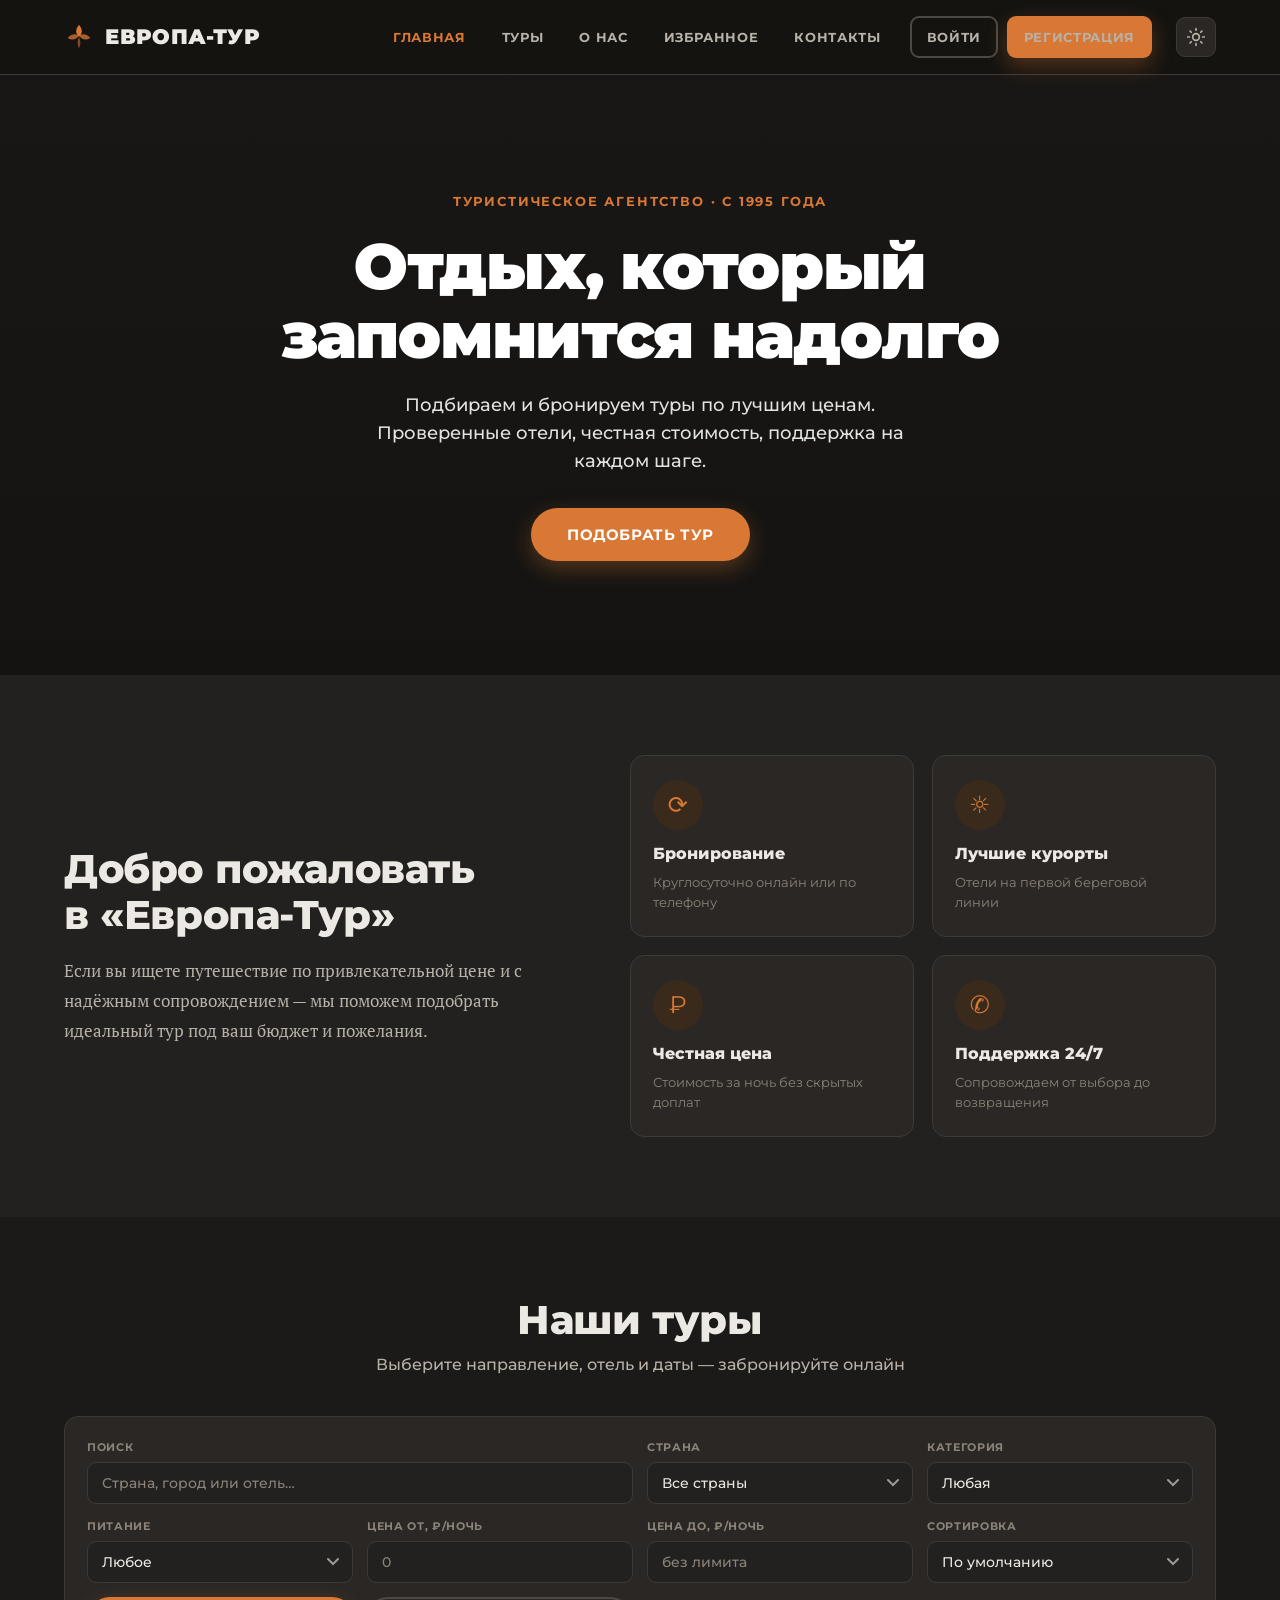
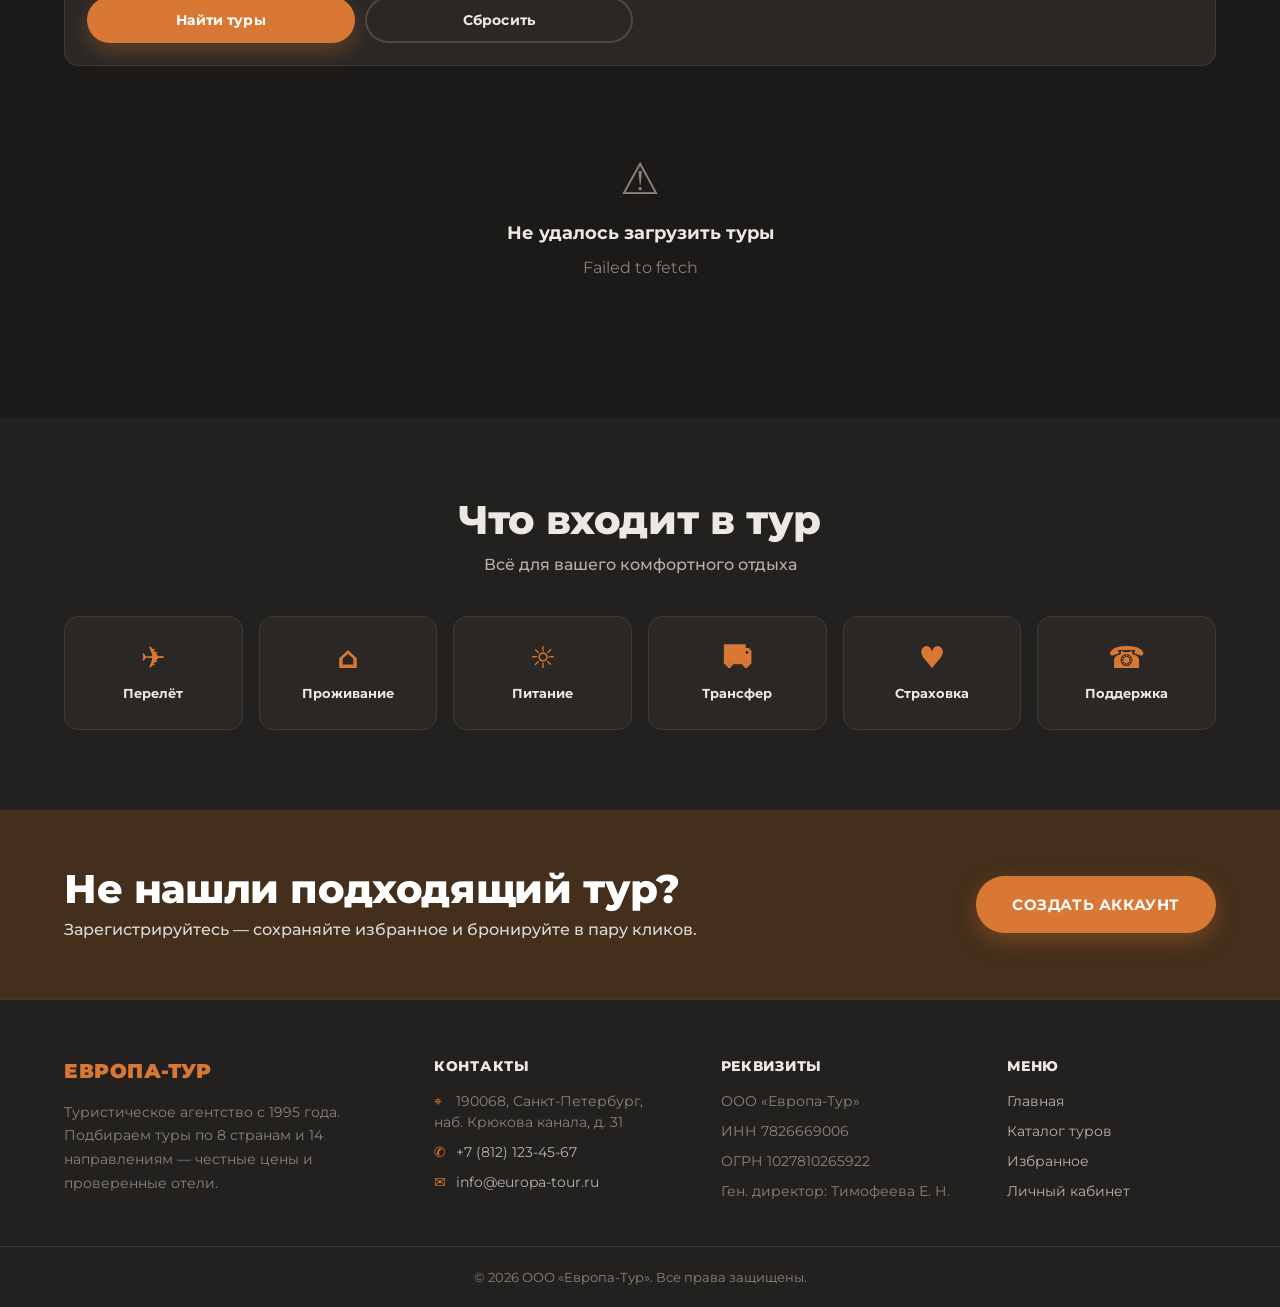
<file: frontend/index.html>
<!DOCTYPE html>
<html lang="ru" data-theme="dark">
<head>
  <meta charset="UTF-8">
  <meta name="viewport" content="width=device-width, initial-scale=1.0">
  <meta name="theme-color" content="#1c1a18">
  <title>Европа-Тур — туристическое агентство</title>
  <meta name="description" content="Подбор и онлайн-бронирование туров по лучшим ценам. Турагентство с 1995 года.">

  <link rel="icon" type="image/svg+xml" href="favicon.svg">
  <link rel="apple-touch-icon" href="favicon.svg">

  <link rel="preconnect" href="https://fonts.googleapis.com">
  <link rel="preconnect" href="https://fonts.gstatic.com" crossorigin>
  <link href="https://fonts.googleapis.com/css2?family=Montserrat:wght@500;600;700;800;900&family=PT+Serif:wght@400;700&display=swap" rel="stylesheet">

  <link rel="stylesheet" href="styles.css">

  <script>
    (function () {
      try {
        var t = localStorage.getItem('theme') || 'dark';
        document.documentElement.setAttribute('data-theme', t);
      } catch (e) {}
    })();
  </script>
</head>
<body>

<header class="topbar" id="topbar">
  <div class="container topbar-inner">
    <a href="#/" class="logo" aria-label="Европа-Тур, на главную">
      <span class="logo-mark" aria-hidden="true">
        <svg viewBox="0 0 32 32" width="30" height="30">
          <path d="M16 3c4 5 4 9 0 13-4-4-4-8 0-13z" fill="currentColor"/>
          <path d="M16 14c5-2 9-1 12 3-5 3-9 2-12-3z" fill="currentColor" opacity="0.75"/>
          <path d="M16 14c-5-2-9-1-12 3 5 3 9 2 12-3z" fill="currentColor" opacity="0.75"/>
          <path d="M16 16c2 4 2 8 0 12-2-4-2-8 0-12z" fill="currentColor" opacity="0.55"/>
        </svg>
      </span>
      <span class="logo-text">ЕВРОПА-ТУР</span>
    </a>

    <nav class="nav" id="nav">
      <a href="#/" data-link>Главная</a>
      <a href="#catalog" data-link data-scroll="catalog">Туры</a>
      <a href="#advantages" data-link data-scroll="advantages">О нас</a>
      <a href="#/favorites" data-link>Избранное</a>
      <a href="#contacts" data-link data-scroll="contacts">Контакты</a>
      <div class="nav-auth" id="auth-area"></div>
    </nav>

    <div class="topbar-actions">
      <button class="theme-toggle" id="theme-toggle" type="button"
              aria-label="Переключить тему" title="Светлая / тёмная тема">
        <svg class="icon-sun" viewBox="0 0 24 24" width="20" height="20" fill="none" stroke="currentColor" stroke-width="2" stroke-linecap="round">
          <circle cx="12" cy="12" r="4"/>
          <path d="M12 2v2M12 20v2M4.9 4.9l1.4 1.4M17.7 17.7l1.4 1.4M2 12h2M20 12h2M4.9 19.1l1.4-1.4M17.7 6.3l1.4-1.4"/>
        </svg>
        <svg class="icon-moon" viewBox="0 0 24 24" width="20" height="20" fill="none" stroke="currentColor" stroke-width="2" stroke-linecap="round" stroke-linejoin="round">
          <path d="M21 12.8A9 9 0 1 1 11.2 3 7 7 0 0 0 21 12.8z"/>
        </svg>
      </button>

      <button class="burger" id="burger" type="button" aria-label="Меню" aria-expanded="false">
        <span></span><span></span><span></span>
      </button>
    </div>
  </div>
</header>

<main id="app"></main>

<footer class="footer" id="contacts">
  <div class="container">
    <div class="footer-grid">
      <div class="footer-col">
        <div class="footer-logo">ЕВРОПА-ТУР</div>
        <p class="footer-about">
          Туристическое агентство с 1995 года. Подбираем туры по 8 странам
          и 14 направлениям — честные цены и проверенные отели.
        </p>
      </div>
      <div class="footer-col">
        <h4>Контакты</h4>
        <ul class="footer-list">
          <li><span class="fi">⌖</span> 190068, Санкт-Петербург,<br>наб. Крюкова канала, д. 31</li>
          <li><span class="fi">✆</span> <a href="tel:+78121234567">+7 (812) 123-45-67</a></li>
          <li><span class="fi">✉</span> <a href="mailto:info@europa-tour.ru">info@europa-tour.ru</a></li>
        </ul>
      </div>
      <div class="footer-col">
        <h4>Реквизиты</h4>
        <ul class="footer-list">
          <li>ООО «Европа-Тур»</li>
          <li>ИНН 7826669006</li>
          <li>ОГРН 1027810265922</li>
          <li>Ген. директор: Тимофеева Е. Н.</li>
        </ul>
      </div>
      <div class="footer-col">
        <h4>Меню</h4>
        <ul class="footer-list footer-nav">
          <li><a href="#/">Главная</a></li>
          <li><a href="#/" data-scroll="catalog">Каталог туров</a></li>
          <li><a href="#/favorites">Избранное</a></li>
          <li><a href="#/profile">Личный кабинет</a></li>
        </ul>
      </div>
    </div>
  </div>
  <div class="footer-bottom">
    <div class="container">© 2026 ООО «Европа-Тур». Все права защищены.</div>
  </div>
</footer>

<button class="to-top" id="to-top" aria-label="Наверх" title="Наверх">
  <svg viewBox="0 0 24 24" width="20" height="20" fill="none" stroke="currentColor" stroke-width="2.5" stroke-linecap="round" stroke-linejoin="round">
    <path d="M18 15l-6-6-6 6"/>
  </svg>
</button>

<div id="toast" class="toast" role="status" aria-live="polite"></div>

<!-- ================= Шаблон: главная / каталог ================= -->
<template id="tpl-catalog">
  <section class="hero">
    <div class="hero-bg"></div>
    <div class="hero-shade"></div>
    <div class="container hero-inner">
      <span class="hero-eyebrow">Туристическое агентство · с 1995 года</span>
      <h1 class="hero-title">Отдых, который<br>запомнится надолго</h1>
      <p class="hero-text">
        Подбираем и бронируем туры по лучшим ценам.
        Проверенные отели, честная стоимость, поддержка на каждом шаге.
      </p>
      <button type="button" class="btn btn-primary btn-lg" id="hero-cta">
        Подобрать тур
      </button>
    </div>
  </section>

  <section class="welcome">
    <div class="container welcome-inner">
      <div class="welcome-text">
        <h2 class="block-title">Добро пожаловать<br>в «Европа-Тур»</h2>
        <p>
          Если вы ищете путешествие по привлекательной цене и с надёжным
          сопровождением — мы поможем подобрать идеальный тур под ваш бюджет
          и пожелания.
        </p>
      </div>
      <div class="welcome-feats">
        <div class="feat">
          <span class="feat-ic">⟳</span>
          <h4>Бронирование</h4>
          <p>Круглосуточно онлайн или по телефону</p>
        </div>
        <div class="feat">
          <span class="feat-ic">☼</span>
          <h4>Лучшие курорты</h4>
          <p>Отели на первой береговой линии</p>
        </div>
        <div class="feat">
          <span class="feat-ic">₽</span>
          <h4>Честная цена</h4>
          <p>Стоимость за ночь без скрытых доплат</p>
        </div>
        <div class="feat">
          <span class="feat-ic">✆</span>
          <h4>Поддержка 24/7</h4>
          <p>Сопровождаем от выбора до возвращения</p>
        </div>
      </div>
    </div>
  </section>

  <section class="section section-destinations">
    <div class="container">
      <div class="block-head">
        <h2 class="block-title">Популярные направления</h2>
        <p class="block-sub">Куда чаще всего отправляются наши туристы</p>
      </div>
      <div class="destinations" id="destinations"></div>
    </div>
  </section>

  <section class="section section-catalog" id="catalog">
    <div class="container">
      <div class="block-head">
        <h2 class="block-title">Наши туры</h2>
        <p class="block-sub">Выберите направление, отель и даты — забронируйте онлайн</p>
      </div>

      <div class="filters" aria-label="Фильтры подбора туров">
        <div class="field field-search">
          <label for="f-query" class="field-label">Поиск</label>
          <input type="search" id="f-query" placeholder="Страна, город или отель…" autocomplete="off">
        </div>
        <div class="field">
          <label for="f-country" class="field-label">Страна</label>
          <select id="f-country"><option value="">Все страны</option></select>
        </div>
        <div class="field">
          <label for="f-stars" class="field-label">Категория</label>
          <select id="f-stars">
            <option value="">Любая</option>
            <option value="3">3 ★</option>
            <option value="4">4 ★</option>
            <option value="5">5 ★</option>
          </select>
        </div>
        <div class="field">
          <label for="f-board" class="field-label">Питание</label>
          <select id="f-board">
            <option value="">Любое</option>
            <option value="RO">Без питания</option>
            <option value="BB">Завтраки</option>
            <option value="HB">Полупансион</option>
            <option value="FB">Полный пансион</option>
            <option value="AI">Всё включено</option>
            <option value="UAI">Ультра всё вкл.</option>
          </select>
        </div>
        <div class="field">
          <label for="f-min" class="field-label">Цена от, ₽/ночь</label>
          <input type="text" inputmode="numeric" id="f-min" placeholder="0">
        </div>
        <div class="field">
          <label for="f-max" class="field-label">Цена до, ₽/ночь</label>
          <input type="text" inputmode="numeric" id="f-max" placeholder="без лимита">
        </div>
        <div class="field">
          <label for="f-sort" class="field-label">Сортировка</label>
          <select id="f-sort">
            <option value="">По умолчанию</option>
            <option value="price_asc">Сначала дешевле</option>
            <option value="price_desc">Сначала дороже</option>
            <option value="stars_desc">Сначала 5★</option>
          </select>
        </div>
        <div class="field field-actions">
          <button id="f-apply" class="btn btn-primary btn-block">Найти туры</button>
          <button id="f-reset" class="btn btn-ghost btn-block" type="button">Сбросить</button>
        </div>
      </div>

      <div id="result-count" class="result-count"></div>
      <div id="tour-grid" class="grid"></div>
    </div>
  </section>

  <section class="section section-amenities" id="advantages">
    <div class="container">
      <div class="block-head">
        <h2 class="block-title">Что входит в тур</h2>
        <p class="block-sub">Всё для вашего комфортного отдыха</p>
      </div>
      <div class="amenities">
        <div class="amenity"><span class="am-ic">✈</span><span>Перелёт</span></div>
        <div class="amenity"><span class="am-ic">⌂</span><span>Проживание</span></div>
        <div class="amenity"><span class="am-ic">☼</span><span>Питание</span></div>
        <div class="amenity"><span class="am-ic">⛟</span><span>Трансфер</span></div>
        <div class="amenity"><span class="am-ic">♥</span><span>Страховка</span></div>
        <div class="amenity"><span class="am-ic">☎</span><span>Поддержка</span></div>
      </div>
    </div>
  </section>

  <section class="cta-band">
    <div class="container cta-inner">
      <div>
        <h2 class="block-title">Не нашли подходящий тур?</h2>
        <p>Зарегистрируйтесь — сохраняйте избранное и бронируйте в пару кликов.</p>
      </div>
      <a href="#/register" class="btn btn-primary btn-lg" id="cta-register">Создать аккаунт</a>
    </div>
  </section>
</template>

<!-- ================= Шаблон: карточка тура ================= -->
<template id="tpl-tour">
  <div class="container page-pad">
    <a href="#/" class="back-link">← К каталогу</a>
    <article id="tour-detail" class="tour-detail"></article>
  </div>
</template>

<!-- ================= Шаблон: вход ================= -->
<template id="tpl-login">
  <div class="container page-pad">
    <section class="auth-form">
      <h2 class="auth-title">Вход в личный кабинет</h2>
      <form id="login-form" autocomplete="on">
        <label>Email
          <input type="email" name="email" required autocomplete="email">
        </label>
        <label>Пароль
          <input type="password" name="password" required minlength="6" autocomplete="current-password">
        </label>
        <p class="form-error" id="login-error" role="alert" hidden></p>
        <button class="btn btn-primary btn-block" type="submit">Войти</button>
      </form>
      <p class="auth-switch">Нет аккаунта? <a href="#/register">Зарегистрироваться</a></p>
    </section>
  </div>
</template>

<!-- ================= Шаблон: регистрация ================= -->
<template id="tpl-register">
  <div class="container page-pad">
    <section class="auth-form">
      <h2 class="auth-title">Регистрация</h2>
      <form id="register-form" autocomplete="on">
        <div class="form-row">
          <label>Имя
            <input type="text" name="first_name" required autocomplete="given-name">
          </label>
          <label>Фамилия
            <input type="text" name="last_name" autocomplete="family-name">
          </label>
        </div>
        <label>Email
          <input type="email" name="email" required autocomplete="email">
        </label>
        <label>Телефон
          <input type="tel" name="phone" placeholder="+7 (___) ___-__-__" autocomplete="tel">
        </label>
        <label>Пароль
          <input type="password" name="password" required minlength="6" autocomplete="new-password">
          <span class="field-hint">Минимум 6 символов</span>
        </label>
        <button class="btn btn-primary btn-block" type="submit">Создать аккаунт</button>
      </form>
      <p class="auth-switch">Уже есть аккаунт? <a href="#/login">Войти</a></p>
    </section>
  </div>
</template>

<!-- ================= Шаблон: личный кабинет ================= -->
<template id="tpl-profile">
  <div class="container page-pad">
    <section class="profile">
      <div class="block-head block-head-left">
        <h2 class="block-title">Личный кабинет</h2>
        <p class="block-sub">Ваши данные, бронирования и статистика</p>
      </div>

      <div class="profile-grid">
        <div class="profile-card" id="profile-info"></div>
        <div class="profile-card stats-card" id="profile-stats"></div>
      </div>

      <div class="profile-section">
        <div class="section-row">
          <h3 class="sub-title">Мои бронирования</h3>
          <a href="#/" class="btn btn-ghost btn-sm">Подобрать тур</a>
        </div>
        <div id="bookings-list" class="bookings-list"></div>
      </div>

      <div class="profile-section">
        <div class="section-row">
          <h3 class="sub-title">Избранные туры</h3>
          <a href="#/favorites" class="btn btn-ghost btn-sm">Все избранное</a>
        </div>
        <div id="profile-favs" class="grid"></div>
      </div>
    </section>
  </div>
</template>

<!-- ================= Шаблон: редактирование профиля ================= -->
<template id="tpl-profile-edit">
  <div class="container page-pad">
    <a href="#/profile" class="back-link">← В личный кабинет</a>
    <section class="auth-form auth-form-wide">
      <h2 class="auth-title">Редактировать данные</h2>
      <form id="profile-edit-form">
        <div class="form-row">
          <label>Имя
            <input type="text" name="first_name" required>
          </label>
          <label>Фамилия
            <input type="text" name="last_name">
          </label>
        </div>
        <label>Телефон
          <input type="tel" name="phone" placeholder="+7 (___) ___-__-__">
        </label>
        <label class="field-readonly">Email
          <input type="email" name="email" disabled>
          <span class="field-hint">Email менять нельзя — он используется для входа</span>
        </label>
        <button class="btn btn-primary btn-block" type="submit">Сохранить изменения</button>
      </form>

      <div class="form-divider"></div>

      <h3 class="sub-title">Безопасность</h3>
      <form id="password-form">
        <label>Текущий пароль
          <div class="pwd-field">
            <input type="password" name="old_password" required minlength="6" autocomplete="current-password">
            <button type="button" class="pwd-eye" aria-label="Показать пароль" data-eye>
              <svg class="eye-open" viewBox="0 0 24 24" width="20" height="20" fill="none" stroke="currentColor" stroke-width="2" stroke-linecap="round" stroke-linejoin="round">
                <path d="M2 12s3.5-7 10-7 10 7 10 7-3.5 7-10 7-10-7-10-7z"/>
                <circle cx="12" cy="12" r="3"/>
              </svg>
              <svg class="eye-off" viewBox="0 0 24 24" width="20" height="20" fill="none" stroke="currentColor" stroke-width="2" stroke-linecap="round" stroke-linejoin="round">
                <path d="M9.9 4.2A10.9 10.9 0 0 1 12 4c6.5 0 10 8 10 8a18.4 18.4 0 0 1-2.2 3.2M6.6 6.6A18.4 18.4 0 0 0 2 12s3.5 8 10 8a10.9 10.9 0 0 0 5.4-1.4M3 3l18 18M9.9 9.9a3 3 0 0 0 4.2 4.2"/>
              </svg>
            </button>
          </div>
        </label>
        <label>Новый пароль
          <div class="pwd-field">
            <input type="password" name="new_password" required minlength="6" autocomplete="new-password">
            <button type="button" class="pwd-eye" aria-label="Показать пароль" data-eye>
              <svg class="eye-open" viewBox="0 0 24 24" width="20" height="20" fill="none" stroke="currentColor" stroke-width="2" stroke-linecap="round" stroke-linejoin="round">
                <path d="M2 12s3.5-7 10-7 10 7 10 7-3.5 7-10 7-10-7-10-7z"/>
                <circle cx="12" cy="12" r="3"/>
              </svg>
              <svg class="eye-off" viewBox="0 0 24 24" width="20" height="20" fill="none" stroke="currentColor" stroke-width="2" stroke-linecap="round" stroke-linejoin="round">
                <path d="M9.9 4.2A10.9 10.9 0 0 1 12 4c6.5 0 10 8 10 8a18.4 18.4 0 0 1-2.2 3.2M6.6 6.6A18.4 18.4 0 0 0 2 12s3.5 8 10 8a10.9 10.9 0 0 0 5.4-1.4M3 3l18 18M9.9 9.9a3 3 0 0 0 4.2 4.2"/>
              </svg>
            </button>
          </div>
        </label>
        <button class="btn btn-outline btn-block" type="submit">Сменить пароль</button>
      </form>
    </section>
  </div>
</template>

<!-- ================= Шаблон: избранное ================= -->
<template id="tpl-favorites">
  <div class="container page-pad">
    <section>
      <div class="block-head block-head-left">
        <h2 class="block-title">Избранные туры</h2>
        <p class="block-sub">Туры, которые вы сохранили</p>
      </div>
      <div id="fav-grid" class="grid"></div>
    </section>
  </div>
</template>

<!-- ================= Шаблон: бронирование ================= -->
<template id="tpl-booking">
  <div class="container page-pad">
    <a href="#" id="bk-back" class="back-link">← Назад</a>
    <section class="auth-form booking-form-wrap">
      <h2 class="auth-title">Бронирование тура</h2>
      <div id="bk-tour-info" class="bk-tour-info"></div>
      <form id="booking-form">
        <div class="form-row">
          <label>Дата заезда
            <input type="date" name="check_in" required>
          </label>
          <label>Количество ночей
            <input type="number" name="nights" required min="1" max="30" value="7">
          </label>
        </div>
        <div class="form-row">
          <label>Взрослые
            <input type="number" name="adults" required min="1" max="6" value="2">
          </label>
          <label>Дети
            <input type="number" name="children" required min="0" max="5" value="0">
          </label>
        </div>
        <div class="total" id="bk-total"></div>
        <button class="btn btn-primary btn-block" type="submit">Забронировать</button>
      </form>
    </section>
  </div>
</template>

<!-- ================= Шаблон: оплата ================= -->
<template id="tpl-payment">
  <div class="container page-pad">
    <a href="#/profile" class="back-link">← В личный кабинет</a>
    <section class="auth-form pay-box">
      <h2 class="auth-title">Оплата бронирования</h2>
      <div id="pay-summary" class="pay-summary"></div>

      <div class="pay-note">
        Это демонстрационная оплата. Реальные платёжные данные вводить не нужно —
        нажмите «Оплатить», чтобы сменить статус брони на «Оплачен».
      </div>

      <div class="pay-methods">
        <button class="pay-method is-active" data-method="card" type="button">
          <span class="pay-method-icon">💳</span> Банковская карта
        </button>
        <button class="pay-method" data-method="sbp" type="button">
          <span class="pay-method-icon">⚡</span> СБП
        </button>
      </div>

      <button id="pay-confirm" class="btn btn-primary btn-block btn-lg">Оплатить</button>
    </section>
  </div>
</template>

<!--
  Если backend размещён на ОТДЕЛЬНОМ домене, раскомментируйте строку ниже.
  Если сайт и backend на одном домене — ничего менять не нужно.
-->
<!-- <script>window.API_BASE = "https://api.example.com";</script> -->
<script src="app.js"></script>
</body>
</html>
</file>
<file: frontend/styles.css>
/* ============================================================
   Европа-Тур — оформление сайта
   Стиль: тёплый тёмный отельный, оранжевый акцент
   ============================================================ */

/* ---------- Тёмная тема (основная) ---------- */
:root,
:root[data-theme="dark"] {
  --bg:            #1c1a18;
  --bg-2:          #232120;
  --surface:       #2a2725;
  --surface-2:     #322e2b;
  --surface-hi:    #3a3531;

  --text:          #ece8e3;
  --text-soft:     #b8b1a8;
  --text-muted:    #8b8379;

  --accent:        #d97834;
  --accent-hi:     #e8accb;
  --accent-soft:   #3a2a1c;
  --accent-deep:   #b35f24;

  --border:        #3d3a36;
  --border-hi:     #4d4843;

  --header-bg:     rgba(20,19,17,.96);
  --hero-shade:    linear-gradient(180deg, rgba(20,19,17,.45) 0%, rgba(20,19,17,.72) 60%, rgba(20,19,17,.96) 100%);
  --band-bg:       #432f1c;

  --ok-bg:#1e3a26; --ok-fg:#74d99a;
  --warn-bg:#3d2f12; --warn-fg:#e6b550;
  --info-bg:#33291c; --info-fg:#e0a060;
  --err-bg:#3d1f1c; --err-fg:#e88c7a;

  --shadow-sm: 0 2px 8px rgba(0,0,0,.35);
  --shadow-md: 0 10px 30px rgba(0,0,0,.45);
  --shadow-lg: 0 24px 60px rgba(0,0,0,.6);

  --radius:    14px;
  --radius-sm: 9px;
  --radius-pill: 999px;
  --ring: 0 0 0 3px rgba(217,120,52,.32);
}

/* ---------- Светлая тема ---------- */
:root[data-theme="light"] {
  --bg:            #f4efe8;
  --bg-2:          #ffffff;
  --surface:       #ffffff;
  --surface-2:     #f6f1ea;
  --surface-hi:    #ede6dc;

  --text:          #211d1a;
  --text-soft:     #4f4840;
  --text-muted:    #847b70;

  --accent:        #cf6a26;
  --accent-hi:     #b4571c;
  --accent-soft:   #fbeadd;
  --accent-deep:   #b35920;

  --border:        #ddd3c6;
  --border-hi:     #c8bbab;

  --header-bg:     rgba(255,255,255,.97);
  --hero-shade:    linear-gradient(180deg, rgba(28,24,20,.30) 0%, rgba(28,24,20,.45) 60%, rgba(244,239,232,.96) 100%);
  --band-bg:       #6b4324;

  --ok-bg:#dff3e6; --ok-fg:#1d8045;
  --warn-bg:#fbeecb; --warn-fg:#a4710c;
  --info-bg:#fbeadd; --info-fg:#b35920;
  --err-bg:#fae0db; --err-fg:#bc3a26;

  --shadow-sm: 0 2px 8px rgba(40,30,20,.10);
  --shadow-md: 0 10px 30px rgba(40,30,20,.14);
  --shadow-lg: 0 24px 60px rgba(40,30,20,.20);
}

/* ---------- База ---------- */
* { box-sizing: border-box; margin: 0; padding: 0; }

html { scroll-behavior: smooth; }

body {
  font-family: 'Montserrat', system-ui, -apple-system, sans-serif;
  background: var(--bg);
  color: var(--text);
  line-height: 1.55;
  -webkit-font-smoothing: antialiased;
  display: flex;
  flex-direction: column;
  min-height: 100vh;
}

a { color: inherit; text-decoration: none; }
img { max-width: 100%; display: block; }
button { font-family: inherit; cursor: pointer; }
input, select, textarea { font-family: inherit; }

.container {
  width: 100%;
  max-width: 1200px;
  margin: 0 auto;
  padding: 0 24px;
}

main { flex: 1; }
.page-pad { padding: 48px 0 72px; }

/* ---------- Типографика ---------- */
.block-title {
  font-weight: 800;
  font-size: clamp(26px, 3.6vw, 40px);
  letter-spacing: -0.01em;
  line-height: 1.15;
  color: var(--text);
}
.block-head {
  text-align: center;
  margin-bottom: 38px;
}
.block-head-left { text-align: left; }
.block-sub {
  margin-top: 10px;
  color: var(--text-soft);
  font-size: 16px;
  font-weight: 500;
}
.sub-title {
  font-weight: 800;
  font-size: 22px;
  margin-bottom: 18px;
}

/* ---------- Кнопки ---------- */
.btn {
  display: inline-flex; align-items: center; justify-content: center;
  gap: 8px;
  font-weight: 700; font-size: 14px;
  padding: 12px 22px;
  border: 2px solid transparent;
  border-radius: var(--radius-pill);
  transition: transform .15s, background .2s, border-color .2s, color .2s, box-shadow .2s;
  white-space: nowrap;
  letter-spacing: .01em;
}
.btn:active { transform: scale(.97); }
.btn-block { width: 100%; }
.btn-lg { padding: 15px 34px; font-size: 15px; text-transform: uppercase; letter-spacing: .04em; }
.btn-sm { padding: 8px 16px; font-size: 13px; }

.btn-primary {
  background: var(--accent);
  color: #fff;
  box-shadow: 0 8px 22px rgba(217,120,52,.32);
}
.btn-primary:hover { background: var(--accent-deep); transform: translateY(-2px); }

.btn-ghost {
  background: transparent;
  color: var(--text);
  border-color: var(--border-hi);
}
.btn-ghost:hover { border-color: var(--accent); color: var(--accent); }

.btn-outline {
  background: transparent;
  color: var(--accent);
  border-color: var(--accent);
}
.btn-outline:hover { background: var(--accent); color: #fff; }
.btn-outline.is-fav { background: var(--accent); color: #fff; }

.btn-danger {
  background: transparent;
  color: var(--err-fg);
  border-color: var(--err-fg);
}
.btn-danger:hover { background: var(--err-fg); color: #fff; }

/* ---------- Шапка ---------- */
.topbar {
  position: sticky; top: 0; z-index: 100;
  background: var(--header-bg);
  backdrop-filter: saturate(160%) blur(10px);
  border-bottom: 1px solid var(--border);
}
.topbar-inner {
  display: flex; align-items: center; gap: 24px;
  height: 74px;
}
.logo {
  display: flex; align-items: center; gap: 11px;
  font-weight: 900; font-size: 21px;
  letter-spacing: .03em;
}
.logo-mark { color: var(--accent); display: flex; }
.logo-text { color: var(--text); }

.nav {
  display: flex; align-items: center; gap: 6px;
  margin-left: auto;
}
.nav a {
  padding: 9px 15px;
  font-weight: 700; font-size: 13px;
  text-transform: uppercase; letter-spacing: .05em;
  color: var(--text-soft);
  border-radius: var(--radius-sm);
  transition: color .18s, background .18s;
}
.nav a:hover { color: var(--accent); }
.nav a.active { color: var(--accent); }

/* блок входа/регистрации внутри навигации */
.nav-auth { display: flex; align-items: center; gap: 9px; margin-left: 8px; }

.topbar-actions { display: flex; align-items: center; gap: 12px; }

.theme-toggle {
  width: 40px; height: 40px;
  display: grid; place-items: center;
  background: var(--surface);
  border: 1px solid var(--border);
  border-radius: var(--radius-sm);
  color: var(--text-soft);
  transition: color .2s, border-color .2s;
}
.theme-toggle:hover { color: var(--accent); border-color: var(--accent); }
.icon-sun, .icon-moon { display: none; }
:root[data-theme="dark"]  .icon-sun  { display: block; }
:root[data-theme="light"] .icon-moon { display: block; }

.user-chip {
  display: flex; align-items: center; gap: 9px;
  padding: 5px 12px 5px 5px;
  background: var(--surface);
  border: 1px solid var(--border);
  border-radius: var(--radius-pill);
  transition: border-color .2s;
}
.user-chip:hover { border-color: var(--accent); }
.user-avatar {
  width: 32px; height: 32px;
  display: grid; place-items: center;
  background: var(--accent);
  color: #fff;
  font-weight: 800; font-size: 13px;
  border-radius: 50%;
}
.user-name { font-weight: 700; font-size: 13px; max-width: 120px;
  overflow: hidden; text-overflow: ellipsis; white-space: nowrap; }

.burger {
  display: none;
  flex-direction: column; gap: 5px;
  width: 42px; height: 42px;
  background: var(--surface);
  border: 1px solid var(--border);
  border-radius: var(--radius-sm);
  align-items: center; justify-content: center;
}
.burger span {
  width: 20px; height: 2px;
  background: var(--text);
  border-radius: 2px;
  transition: .25s;
}

/* ---------- Hero ---------- */
.hero {
  position: relative;
  min-height: 600px;
  display: flex; align-items: center;
  overflow: hidden;
}
.hero-bg {
  position: absolute; inset: 0;
  background-image: url("https://images.unsplash.com/photo-1571896349842-33c89424de2d?w=1800&q=80");
  background-size: cover;
  background-position: center;
  animation: hero-zoom 22s ease-in-out infinite alternate;
}
@keyframes hero-zoom {
  from { transform: scale(1); }
  to   { transform: scale(1.09); }
}
.hero-shade {
  position: absolute; inset: 0;
  background: var(--hero-shade);
}
.hero-inner {
  position: relative;
  text-align: center;
  padding: 100px 24px;
}
.hero-eyebrow {
  display: inline-block;
  font-weight: 700; font-size: 13px;
  letter-spacing: .14em; text-transform: uppercase;
  color: var(--accent);
  margin-bottom: 20px;
  animation: rise .7s ease both;
}
.hero-title {
  font-weight: 900;
  font-size: clamp(34px, 6vw, 64px);
  line-height: 1.08;
  letter-spacing: -0.02em;
  color: #fff;
  margin-bottom: 22px;
  animation: rise .7s ease .1s both;
}
.hero-text {
  max-width: 580px; margin: 0 auto 32px;
  font-size: clamp(15px, 2vw, 18px);
  color: rgba(255,255,255,.88);
  font-weight: 500;
  animation: rise .7s ease .2s both;
}
.hero .btn-lg { animation: rise .7s ease .3s both; }
@keyframes rise {
  from { opacity: 0; transform: translateY(24px); }
  to   { opacity: 1; transform: translateY(0); }
}

/* ---------- Секции ---------- */
.section { padding: 80px 0; }
.section-catalog { background: var(--bg); }
.section-amenities { background: var(--bg-2); }

/* ---------- Welcome ---------- */
.welcome { background: var(--bg-2); padding: 80px 0; }
.welcome-inner {
  display: grid; grid-template-columns: 1fr 1.15fr;
  gap: 56px; align-items: center;
}
.welcome-text .block-title { margin-bottom: 18px; }
.welcome-text p {
  font-family: 'PT Serif', Georgia, serif;
  font-size: 17px; line-height: 1.75;
  color: var(--text-soft);
}
.welcome-feats {
  display: grid; grid-template-columns: 1fr 1fr;
  gap: 18px;
}
.feat {
  background: var(--surface);
  border: 1px solid var(--border);
  border-radius: var(--radius);
  padding: 24px 22px;
  transition: transform .2s, border-color .2s;
}
.feat:hover { transform: translateY(-4px); border-color: var(--accent); }
.feat-ic {
  display: inline-grid; place-items: center;
  width: 50px; height: 50px;
  font-size: 24px;
  color: var(--accent);
  background: var(--accent-soft);
  border-radius: 50%;
  margin-bottom: 12px;
}
.feat h4 { font-size: 16px; font-weight: 800; margin-bottom: 5px; }
.feat p { font-size: 13px; color: var(--text-muted); }

/* ---------- Популярные направления ---------- */
.section-destinations { background: var(--bg); }
.destinations {
  display: grid;
  grid-template-columns: repeat(4, 1fr);
  gap: 20px;
}
.dest-card {
  position: relative;
  height: 240px;
  border-radius: var(--radius);
  overflow: hidden;
  cursor: pointer;
  border: 1px solid var(--border);
}
.dest-card img {
  width: 100%; height: 100%;
  object-fit: cover;
  transition: transform .45s ease;
}
.dest-card:hover img { transform: scale(1.1); }
.dest-shade {
  position: absolute; inset: 0;
  background: linear-gradient(180deg, rgba(20,19,17,0) 35%, rgba(20,19,17,.9) 100%);
}
.dest-info {
  position: absolute; left: 0; right: 0; bottom: 0;
  padding: 18px;
}
.dest-name {
  font-weight: 800; font-size: 19px;
  color: #fff;
}
.dest-count {
  font-size: 13px; font-weight: 600;
  color: var(--accent);
  margin-top: 2px;
}
.dest-card::after {
  content: "";
  position: absolute; inset: 0;
  border: 2px solid transparent;
  border-radius: var(--radius);
  transition: border-color .2s;
}
.dest-card:hover::after { border-color: var(--accent); }

/* ---------- Удобства ---------- */
.amenities {
  display: grid;
  grid-template-columns: repeat(6, 1fr);
  gap: 16px;
}
.amenity {
  display: flex; flex-direction: column; align-items: center; gap: 10px;
  padding: 26px 12px;
  background: var(--surface);
  border: 1px solid var(--border);
  border-radius: var(--radius);
  font-weight: 700; font-size: 13px;
  text-align: center;
  transition: transform .2s, border-color .2s;
}
.amenity:hover { transform: translateY(-4px); border-color: var(--accent); }
.am-ic { font-size: 30px; color: var(--accent); line-height: 1; }

/* ---------- CTA-полоса ---------- */
.cta-band { background: var(--band-bg); padding: 56px 0; }
.cta-inner {
  display: flex; align-items: center; justify-content: space-between;
  gap: 32px; flex-wrap: wrap;
}
.cta-band .block-title { color: #fff; }
.cta-band p { color: rgba(255,255,255,.82); font-weight: 500; margin-top: 6px; }

/* ---------- Фильтры ---------- */
.filters {
  display: grid;
  grid-template-columns: repeat(4, 1fr);
  gap: 14px;
  background: var(--surface);
  border: 1px solid var(--border);
  border-radius: var(--radius);
  padding: 22px;
  margin-bottom: 22px;
}
.field { display: flex; flex-direction: column; gap: 6px; }
.field-search { grid-column: span 2; }
.field-actions {
  grid-column: span 2;
  flex-direction: row; align-items: end; gap: 10px;
}
.field-label {
  font-size: 11px; font-weight: 700;
  text-transform: uppercase; letter-spacing: .06em;
  color: var(--text-muted);
}
.filters input,
.filters select {
  width: 100%;
  padding: 11px 14px;
  background: var(--bg-2);
  border: 1px solid var(--border);
  border-radius: var(--radius-sm);
  color: var(--text);
  font-size: 14px; font-weight: 500;
  transition: border-color .18s, box-shadow .18s;
  text-overflow: ellipsis;
}
.filters input:focus,
.filters select:focus {
  outline: none;
  border-color: var(--accent);
  box-shadow: var(--ring);
}
.filters input::placeholder { color: var(--text-muted); }

.filters select {
  appearance: none; cursor: pointer;
  padding-right: 34px;
  background-image: url("data:image/svg+xml;utf8,%3Csvg xmlns='http://www.w3.org/2000/svg' width='12' height='8' viewBox='0 0 12 8'%3E%3Cpath d='M1 1l5 5 5-5' stroke='%23999' stroke-width='2' fill='none' stroke-linecap='round'/%3E%3C/svg%3E");
  background-repeat: no-repeat;
  background-position: right 13px center;
}
.filters select option {
  background: var(--surface);
  color: var(--text);
}

input[type="number"] { appearance: textfield; -moz-appearance: textfield; }
input[type="number"]::-webkit-outer-spin-button,
input[type="number"]::-webkit-inner-spin-button { -webkit-appearance: none; margin: 0; }

.result-count {
  font-weight: 700; font-size: 14px;
  color: var(--text-soft);
  margin-bottom: 18px;
}

/* ---------- Сетка карточек ---------- */
.grid {
  display: grid;
  grid-template-columns: repeat(auto-fill, minmax(300px, 1fr));
  gap: 24px;
}

.card {
  background: var(--surface);
  border: 1px solid var(--border);
  border-radius: var(--radius);
  overflow: hidden;
  display: flex; flex-direction: column;
  box-shadow: var(--shadow-sm);
  transition: transform .22s, box-shadow .22s, border-color .22s;
  animation: card-in .45s ease both;
}
@keyframes card-in {
  from { opacity: 0; transform: translateY(20px); }
  to   { opacity: 1; transform: translateY(0); }
}
.card:hover {
  transform: translateY(-6px);
  box-shadow: var(--shadow-md);
  border-color: var(--accent);
}
.card-media { position: relative; aspect-ratio: 3 / 2; overflow: hidden; background: var(--surface-2); }
.card-img { width: 100%; height: 100%; object-fit: cover; transition: transform .4s; }
.card:hover .card-img { transform: scale(1.06); }
.card-badge {
  position: absolute; top: 12px; left: 12px;
  background: rgba(20,19,17,.82);
  padding: 5px 10px;
  border-radius: var(--radius-pill);
  font-size: 12px;
}
.stars-on  { color: var(--accent); }
.stars-off { color: rgba(255,255,255,.28); }

.fav-btn {
  position: absolute; top: 10px; right: 10px;
  width: 38px; height: 38px;
  display: grid; place-items: center;
  background: rgba(20,19,17,.82);
  border: none;
  border-radius: 50%;
  color: #fff;
  transition: transform .18s, background .2s, color .2s;
}
.fav-btn svg { width: 19px; height: 19px; }
.fav-btn:hover { transform: scale(1.12); background: var(--accent); }
.fav-btn.is-active { background: var(--accent); }
.fav-btn.is-active svg { fill: #fff; }

.card-body { padding: 18px 18px 20px; display: flex; flex-direction: column; gap: 8px; flex: 1; }
.card-title {
  font-size: 17px; font-weight: 800; line-height: 1.3;
}
.card-title a:hover { color: var(--accent); }
.card-hotel {
  display: flex; align-items: center; gap: 6px;
  font-size: 13px; font-weight: 600; color: var(--text-soft);
  white-space: nowrap; overflow: hidden; text-overflow: ellipsis;
}
.card-hotel .pin { color: var(--accent); }
.card-sub { font-size: 13px; color: var(--text-muted); }
.card-tags { display: flex; flex-wrap: wrap; gap: 6px; margin-top: 2px; }
.tag {
  font-size: 11px; font-weight: 700;
  padding: 4px 9px;
  background: var(--surface-2);
  border-radius: var(--radius-pill);
  color: var(--text-soft);
}
.tag-board { background: var(--accent-soft); color: var(--accent); }
.card-foot {
  display: flex; align-items: center; justify-content: space-between;
  margin-top: auto; padding-top: 14px;
  border-top: 1px solid var(--border);
}
.price-value { font-size: 21px; font-weight: 900; color: var(--text); }
.price-label { font-size: 12px; color: var(--text-muted); font-weight: 600; }

/* ---------- Скелетоны ---------- */
.skeleton-card {
  height: 380px;
  background: linear-gradient(100deg, var(--surface) 30%, var(--surface-hi) 50%, var(--surface) 70%);
  background-size: 220% 100%;
  border-radius: var(--radius);
  animation: shimmer 1.3s linear infinite;
}
@keyframes shimmer { from { background-position: 200% 0; } to { background-position: -20% 0; } }

/* ---------- Пусто / ошибка ---------- */
.empty {
  grid-column: 1 / -1;
  text-align: center;
  padding: 56px 24px;
  color: var(--text-muted);
  display: flex; flex-direction: column; align-items: center; gap: 8px;
}
.empty-icon { font-size: 44px; }
.empty strong { font-size: 18px; color: var(--text); }
.empty a:not(.btn) { color: var(--accent); font-weight: 700; }

/* ---------- Назад ---------- */
.back-link {
  display: inline-flex; align-items: center;
  font-weight: 700; font-size: 14px;
  color: var(--text-soft);
  margin-bottom: 22px;
}
.back-link:hover { color: var(--accent); }

/* ---------- Детальная страница тура ---------- */
.tour-detail {
  background: var(--surface);
  border: 1px solid var(--border);
  border-radius: var(--radius);
  overflow: hidden;
}
.tour-detail-img {
  width: 100%; height: 420px; object-fit: cover;
  background: var(--surface-2);
}
.tour-detail-body { padding: 36px; }
.tour-detail-body h1 {
  font-size: clamp(24px, 3.4vw, 36px);
  font-weight: 900; line-height: 1.18;
  margin-bottom: 14px;
}
.info-row {
  display: flex; flex-wrap: wrap; align-items: center; gap: 10px;
  margin-bottom: 12px;
  color: var(--text-soft); font-size: 14px; font-weight: 600;
}
.description {
  font-family: 'PT Serif', Georgia, serif;
  font-size: 16px; line-height: 1.8;
  color: var(--text-soft);
  margin: 0;
}

/* секции внутри страницы тура */
.tour-section {
  padding: 22px 0;
  border-top: 1px solid var(--border);
  margin-top: 22px;
}
.tour-section:first-of-type { border-top: none; margin-top: 18px; }
.tour-h3 {
  font-size: 18px; font-weight: 800;
  margin-bottom: 14px;
}

/* кратко о направлении — плитки */
.highlights {
  display: grid;
  grid-template-columns: 1fr 1fr;
  gap: 12px;
}
.hl {
  display: flex; align-items: center; gap: 12px;
  background: var(--surface-2);
  border-radius: var(--radius-sm);
  padding: 14px 16px;
  font-size: 14px; font-weight: 600;
}
.hl-ic {
  display: grid; place-items: center;
  width: 36px; height: 36px; flex-shrink: 0;
  background: var(--accent-soft);
  color: var(--accent);
  border-radius: 50%;
  font-size: 17px;
}

/* что включено — список с галочками */
.included {
  list-style: none;
  display: grid;
  grid-template-columns: 1fr 1fr;
  gap: 10px 22px;
}
.included li {
  display: flex; align-items: flex-start; gap: 10px;
  font-size: 14px; color: var(--text-soft);
  font-weight: 500;
}
.inc-check {
  display: grid; place-items: center;
  width: 22px; height: 22px; flex-shrink: 0;
  background: var(--accent);
  color: #fff;
  border-radius: 50%;
  font-size: 12px; font-weight: 800;
}

/* важно знать — маркированный список */
.notes-list {
  list-style: none;
  display: flex; flex-direction: column; gap: 9px;
}
.notes-list li {
  position: relative;
  padding-left: 20px;
  font-size: 14px; line-height: 1.6;
  color: var(--text-soft);
}
.notes-list li::before {
  content: "—";
  position: absolute; left: 0;
  color: var(--accent);
  font-weight: 700;
}

.price-block {
  display: flex; align-items: center; justify-content: space-between;
  flex-wrap: wrap; gap: 18px;
  padding-top: 22px;
  margin-top: 22px;
  border-top: 1px solid var(--border);
}
.detail-actions { display: flex; gap: 12px; flex-wrap: wrap; }

/* ---------- Формы (вход/регистрация/бронь) ---------- */
.auth-form {
  max-width: 480px;
  margin: 0 auto;
  background: var(--surface);
  border: 1px solid var(--border);
  border-radius: var(--radius);
  padding: 36px;
  box-shadow: var(--shadow-md);
}
.booking-form-wrap { max-width: 540px; }
.auth-title {
  font-size: 24px; font-weight: 900;
  margin-bottom: 22px;
}
.auth-form form { display: flex; flex-direction: column; gap: 16px; }
.auth-form label,
.inline-form label {
  display: flex; flex-direction: column; gap: 6px;
  font-size: 13px; font-weight: 700;
  color: var(--text-soft);
  min-width: 0;
}
.form-row { display: grid; grid-template-columns: 1fr 1fr; gap: 14px; }
.auth-form input,
.inline-form input {
  width: 100%;
  padding: 12px 14px;
  background: var(--bg-2);
  border: 1px solid var(--border);
  border-radius: var(--radius-sm);
  color: var(--text);
  font-size: 15px; font-weight: 500;
  transition: border-color .18s, box-shadow .18s;
}
.auth-form input:focus,
.inline-form input:focus {
  outline: none; border-color: var(--accent); box-shadow: var(--ring);
}
.auth-form input:disabled { opacity: .55; cursor: not-allowed; }
.field-hint { font-size: 12px; color: var(--text-muted); font-weight: 500; }
.field-readonly { opacity: .85; }
/* Сообщение об ошибке под полями формы (например, неверный логин). */
.form-error {
  margin: 2px 0 0;
  padding: 10px 14px;
  background: var(--err-bg);
  color: var(--err-fg);
  border-radius: var(--radius-sm);
  font-size: 14px;
  font-weight: 600;
}
.form-error[hidden] { display: none; }

/* поле пароля с кнопкой «показать» */
.pwd-field { position: relative; }
.pwd-field input { padding-right: 44px; }
.pwd-eye {
  position: absolute; right: 6px; top: 50%;
  transform: translateY(-50%);
  width: 34px; height: 34px;
  display: grid; place-items: center;
  background: transparent; border: none;
  color: var(--text-soft);
  opacity: .7;
  transition: opacity .15s, color .15s;
}
.pwd-eye:hover { opacity: 1; color: var(--accent); }
.pwd-eye .eye-off { display: none; }
.pwd-eye.is-on .eye-open { display: none; }
.pwd-eye.is-on .eye-off { display: block; }
.pwd-eye.is-on { color: var(--accent); opacity: 1; }

/* разделитель внутри формы */
.form-divider {
  height: 1px;
  background: var(--border);
  margin: 28px 0 22px;
}
.auth-form-wide { max-width: 560px; }
.auth-form-wide #password-form { display: flex; flex-direction: column; gap: 16px; }

/* строка-заголовок секции с кнопкой справа */
.section-row {
  display: flex; align-items: center; justify-content: space-between;
  gap: 16px; margin-bottom: 18px;
}
.section-row .sub-title { margin-bottom: 0; }
.auth-switch {
  margin-top: 18px; text-align: center;
  font-size: 14px; color: var(--text-soft);
}
.auth-switch a { color: var(--accent); font-weight: 700; }

.bk-tour-info {
  background: var(--surface-2);
  border-radius: var(--radius-sm);
  padding: 16px;
  font-size: 14px; line-height: 1.6;
  margin-bottom: 18px;
}
.total {
  font-size: 19px; font-weight: 900;
  color: var(--accent);
  text-align: right;
}

/* ---------- Личный кабинет ---------- */
.profile-grid {
  display: grid; grid-template-columns: 1fr 1.2fr;
  gap: 22px; margin-bottom: 34px;
}
.profile-card {
  background: var(--surface);
  border: 1px solid var(--border);
  border-radius: var(--radius);
  padding: 26px;
}
.profile-id {
  display: flex; align-items: center; gap: 14px;
  margin-bottom: 20px;
}
.profile-id .user-avatar { width: 56px; height: 56px; font-size: 20px; }
.profile-id .name { font-size: 19px; font-weight: 800; }
.profile-id .email { font-size: 13px; color: var(--text-muted); }
.profile-details { margin-bottom: 18px; }
.profile-row {
  display: flex; justify-content: space-between;
  padding: 11px 0;
  border-bottom: 1px solid var(--border);
  font-size: 14px;
}
.profile-row:last-child { border-bottom: none; }
.profile-row .lbl { color: var(--text-muted); font-weight: 600; }
.profile-row .val { font-weight: 700; }

.stats-card h4 { font-size: 16px; font-weight: 800; margin-bottom: 16px; }
.stats-row { display: grid; grid-template-columns: repeat(4, 1fr); gap: 12px; }
.stat {
  background: var(--surface-2);
  border-radius: var(--radius-sm);
  padding: 16px 12px;
  text-align: center;
}
.stat-num { font-size: 24px; font-weight: 900; color: var(--accent); }
.stat-lbl { font-size: 11px; color: var(--text-muted); font-weight: 600; margin-top: 3px; }

.profile-section { margin-bottom: 34px; }
.inline-form {
  display: flex; flex-wrap: wrap; gap: 14px; align-items: end;
  background: var(--surface);
  border: 1px solid var(--border);
  border-radius: var(--radius);
  padding: 22px;
}
.inline-form label { flex: 1; min-width: 200px; }

/* ---------- Бронирования ---------- */
.bookings-list { display: flex; flex-direction: column; gap: 14px; }
.booking-card {
  display: grid; grid-template-columns: 1fr auto;
  gap: 20px; align-items: center;
  background: var(--surface);
  border: 1px solid var(--border);
  border-radius: var(--radius);
  padding: 20px 22px;
  transition: border-color .2s;
}
.booking-card:hover { border-color: var(--border-hi); }
.booking-main h4 { font-size: 16px; font-weight: 800; margin-bottom: 5px; }
.booking-meta { font-size: 13px; color: var(--text-muted); margin-bottom: 9px; }
.booking-side { text-align: right; display: flex; flex-direction: column; gap: 10px; align-items: flex-end; }
.booking-actions { display: flex; gap: 8px; flex-wrap: wrap; justify-content: flex-end; }

.status-badge {
  display: inline-block;
  font-size: 11px; font-weight: 700;
  padding: 4px 10px;
  border-radius: var(--radius-pill);
}
.status-created   { background: var(--warn-bg); color: var(--warn-fg); }
.status-paid      { background: var(--ok-bg);   color: var(--ok-fg); }
.status-confirmed { background: var(--ok-bg);   color: var(--ok-fg); }
.status-cancelled { background: var(--err-bg);  color: var(--err-fg); }

/* ---------- Оплата ---------- */
.pay-box { max-width: 480px; }
.pay-summary { margin-bottom: 18px; }
.pay-row {
  display: flex; justify-content: space-between;
  padding: 9px 0;
  font-size: 14px;
  border-bottom: 1px solid var(--border);
}
.pay-total { font-size: 17px; font-weight: 900; border-bottom: none; padding-top: 14px; }
.pay-total span:last-child { color: var(--accent); }
.pay-note {
  background: var(--info-bg); color: var(--info-fg);
  font-size: 13px; line-height: 1.55;
  padding: 13px 15px;
  border-radius: var(--radius-sm);
  margin-bottom: 18px;
}
.pay-methods { display: grid; grid-template-columns: 1fr 1fr; gap: 12px; margin-bottom: 20px; }
.pay-method {
  display: flex; align-items: center; justify-content: center; gap: 8px;
  padding: 14px;
  background: var(--bg-2);
  border: 2px solid var(--border);
  border-radius: var(--radius-sm);
  font-weight: 700; font-size: 14px;
  color: var(--text);
  transition: border-color .18s, background .18s;
}
.pay-method:hover { border-color: var(--border-hi); }
.pay-method.is-active { border-color: var(--accent); background: var(--accent-soft); color: var(--accent); }
.pay-method-icon { font-size: 18px; }

/* ---------- Футер ---------- */
.footer {
  background: var(--bg-2);
  border-top: 1px solid var(--border);
  padding: 56px 0 0;
  margin-top: auto;
}
.footer-grid {
  display: grid;
  grid-template-columns: 1.6fr 1.2fr 1.2fr 1fr;
  gap: 36px;
  padding-bottom: 44px;
}
.footer-logo {
  font-weight: 900; font-size: 20px;
  letter-spacing: .03em;
  color: var(--accent);
  margin-bottom: 14px;
}
.footer-about {
  font-size: 14px; line-height: 1.7;
  color: var(--text-muted);
}
.footer-col h4 {
  font-size: 14px; font-weight: 800;
  text-transform: uppercase; letter-spacing: .05em;
  margin-bottom: 14px;
}
.footer-list { list-style: none; display: flex; flex-direction: column; gap: 9px; }
.footer-list li { font-size: 14px; color: var(--text-muted); line-height: 1.5; }
.footer-list a { color: var(--text-soft); transition: color .18s; }
.footer-list a:hover { color: var(--accent); }
.footer-list .fi { color: var(--accent); display: inline-block; width: 18px; }
.footer-bottom {
  border-top: 1px solid var(--border);
  padding: 20px 0;
  font-size: 13px; color: var(--text-muted);
  text-align: center;
}

/* ---------- Кнопка наверх ---------- */
.to-top {
  position: fixed; right: 24px; bottom: 24px;
  width: 46px; height: 46px;
  display: grid; place-items: center;
  background: var(--accent);
  color: #fff;
  border: none;
  border-radius: 50%;
  box-shadow: var(--shadow-md);
  opacity: 0; visibility: hidden;
  transform: translateY(12px);
  transition: opacity .25s, transform .25s, visibility .25s, background .2s;
  z-index: 90;
}
.to-top.show { opacity: 1; visibility: visible; transform: translateY(0); }
.to-top:hover { background: var(--accent-deep); }

/* ---------- Тост ---------- */
.toast {
  position: fixed; left: 50%; bottom: 28px;
  transform: translate(-50%, calc(100% + 48px));
  display: flex; align-items: center; gap: 10px;
  background: var(--surface);
  border: 1px solid var(--border);
  border-left: 4px solid var(--accent);
  border-radius: var(--radius-sm);
  padding: 13px 20px;
  box-shadow: var(--shadow-lg);
  font-size: 14px; font-weight: 600;
  z-index: 200;
  opacity: 0;
  visibility: hidden;
  pointer-events: none;
  transition: transform .3s cubic-bezier(.2,.8,.2,1), opacity .2s, visibility .3s;
  max-width: 90vw;
}
.toast.show {
  opacity: 1;
  visibility: visible;
}
.toast.show { transform: translate(-50%, 0); }
.toast.success { border-left-color: var(--ok-fg); }
.toast.error   { border-left-color: var(--err-fg); }
.toast > span:first-child { font-size: 16px; }

/* ============================================================
   Адаптив
   ============================================================ */
@media (max-width: 1100px) {
  .footer-grid { grid-template-columns: 1fr 1fr; gap: 28px; }
  .amenities { grid-template-columns: repeat(3, 1fr); }
}

@media (max-width: 980px) {
  .filters { grid-template-columns: repeat(2, 1fr); }
  .field-search, .field-actions { grid-column: span 2; }
  .welcome-inner { grid-template-columns: 1fr; gap: 32px; }
  .profile-grid { grid-template-columns: 1fr; }
  .section { padding: 60px 0; }
  .welcome { padding: 60px 0; }
  .destinations { grid-template-columns: repeat(2, 1fr); }
}

@media (max-width: 768px) {
  .topbar-inner { height: 64px; gap: 12px; }
  .logo-text { font-size: 16px; }
  /* Тема + бургер уезжают к правому краю, подальше от названия компании. */
  .topbar-actions { margin-left: auto; }
  .nav {
    position: fixed; top: 64px; left: 0; right: 0;
    flex-direction: column; align-items: stretch; gap: 4px;
    background: var(--bg-2);
    border-bottom: 1px solid var(--border);
    box-shadow: var(--shadow-lg);
    padding: 14px;
    margin-left: 0;
    transform: translateY(-150%);
    transition: transform .28s ease;
    z-index: 99;
    max-height: calc(100vh - 64px);
    overflow-y: auto;
  }
  .nav.open { transform: translateY(0); }
  .nav a { padding: 13px 14px; }
  .nav-auth {
    flex-direction: column; align-items: stretch; gap: 8px;
    margin-left: 0; margin-top: 8px;
    padding-top: 12px;
    border-top: 1px solid var(--border);
  }
  .nav-auth .btn { width: 100%; }
  .nav-auth .user-chip { justify-content: center; }
  .user-name { display: inline; }
  .burger { display: flex; }

  .hero { min-height: 480px; }
  .hero-inner { padding: 64px 24px; }

  .amenities { grid-template-columns: repeat(2, 1fr); }
  .welcome-feats { grid-template-columns: 1fr 1fr; }
  .footer-grid { grid-template-columns: 1fr; gap: 24px; }
  .cta-inner { flex-direction: column; align-items: flex-start; text-align: left; }
  .cta-inner .btn-lg { width: 100%; }

  .booking-card { grid-template-columns: 1fr; }
  .booking-side { text-align: left; align-items: flex-start; }
  .booking-actions { justify-content: flex-start; }
  .tour-detail-img { height: 260px; }
  .tour-detail-body { padding: 24px; }
  .highlights { grid-template-columns: 1fr; }
  .included { grid-template-columns: 1fr; }
  .stats-row { grid-template-columns: 1fr 1fr; }
}

@media (max-width: 520px) {
  /* Отступы по бокам + учёт «чёлки»/скруглений экрана, чтобы контент
     не прилипал к рамкам смартфона. */
  .container {
    padding-left: max(22px, env(safe-area-inset-left));
    padding-right: max(22px, env(safe-area-inset-right));
  }
  /* У героя на мобилке свои внутренние отступы — синхронизируем с краями. */
  .hero-inner { padding-left: 22px; padding-right: 22px; }
  .filters { grid-template-columns: 1fr; }
  .field-search, .field-actions { grid-column: span 1; }
  .field-actions { flex-direction: column; }
  .form-row { grid-template-columns: 1fr; }
  .grid { grid-template-columns: 1fr; }
  .welcome-feats { grid-template-columns: 1fr; }
  .amenities { grid-template-columns: 1fr 1fr; }
  .destinations { grid-template-columns: 1fr; }
  .pay-methods { grid-template-columns: 1fr; }
  .auth-form { padding: 26px 20px; }
  .page-pad { padding: 32px 0 56px; }
  /* Чуть компактнее вертикальные отступы — на телефоне ровнее. */
  .section, .welcome { padding: 48px 0; }
  .block-head { margin-bottom: 24px; }
  /* Плавающие элементы — ближе к краю и над «домашней» полосой телефона. */
  .to-top { right: 16px; bottom: max(16px, env(safe-area-inset-bottom)); }
  .toast { bottom: max(20px, env(safe-area-inset-bottom)); }
}

@media (max-width: 380px) {
  .stats-row { grid-template-columns: 1fr; }
  .hero-title { font-size: 30px; }
  .detail-actions { flex-direction: column; }
  .detail-actions .btn { width: 100%; }
}
</file>
